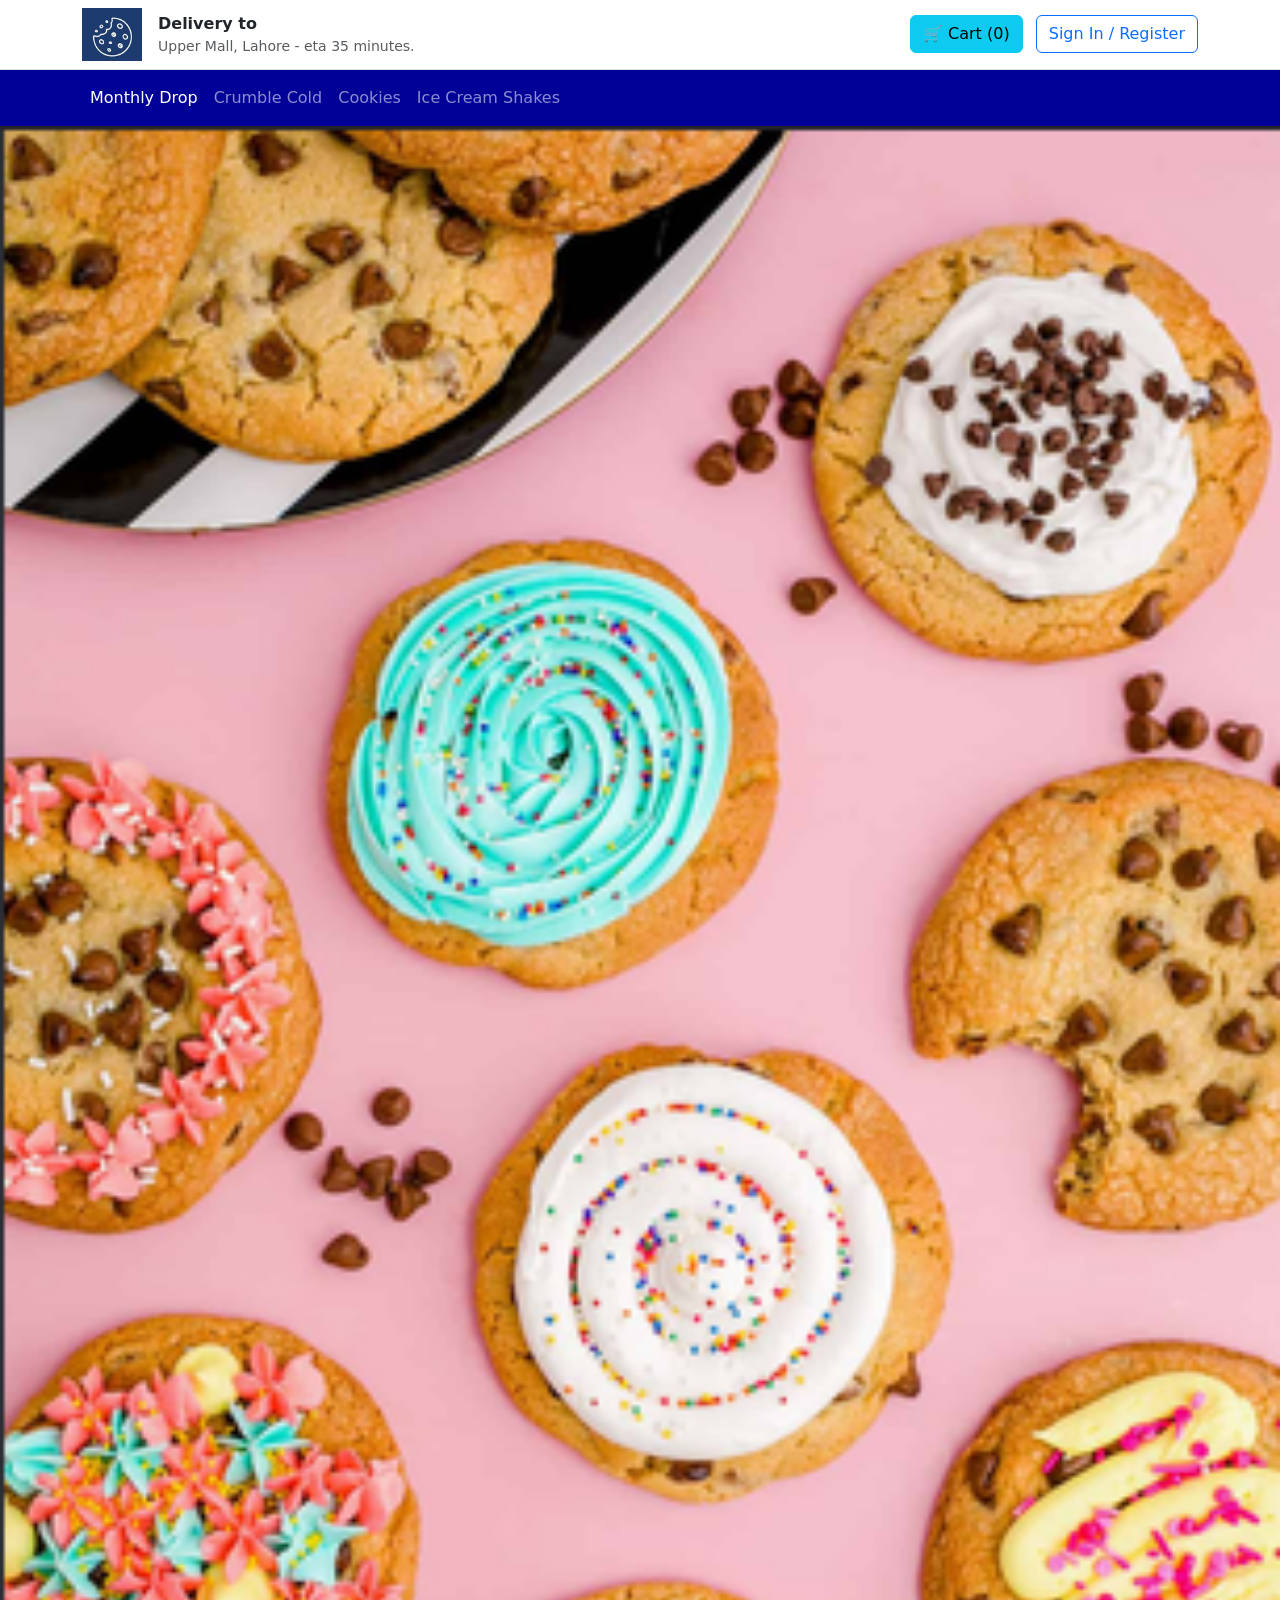
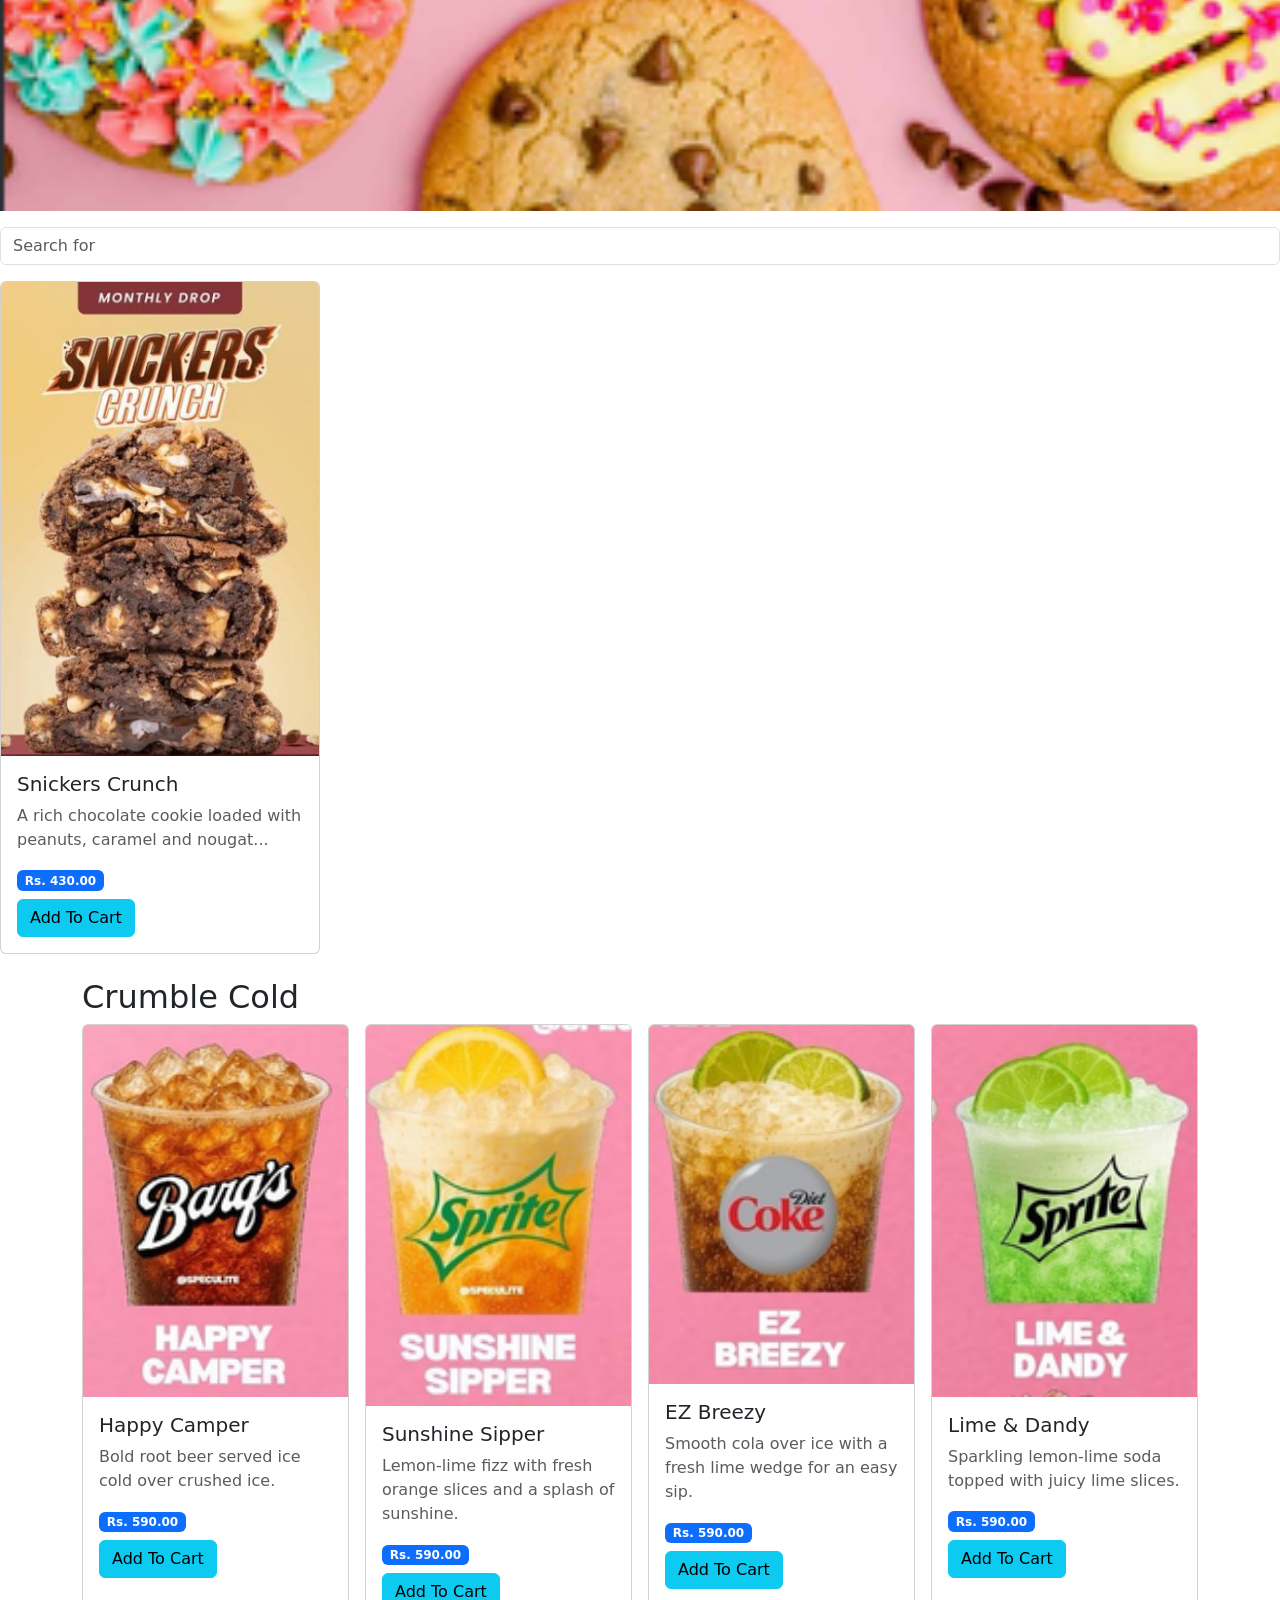
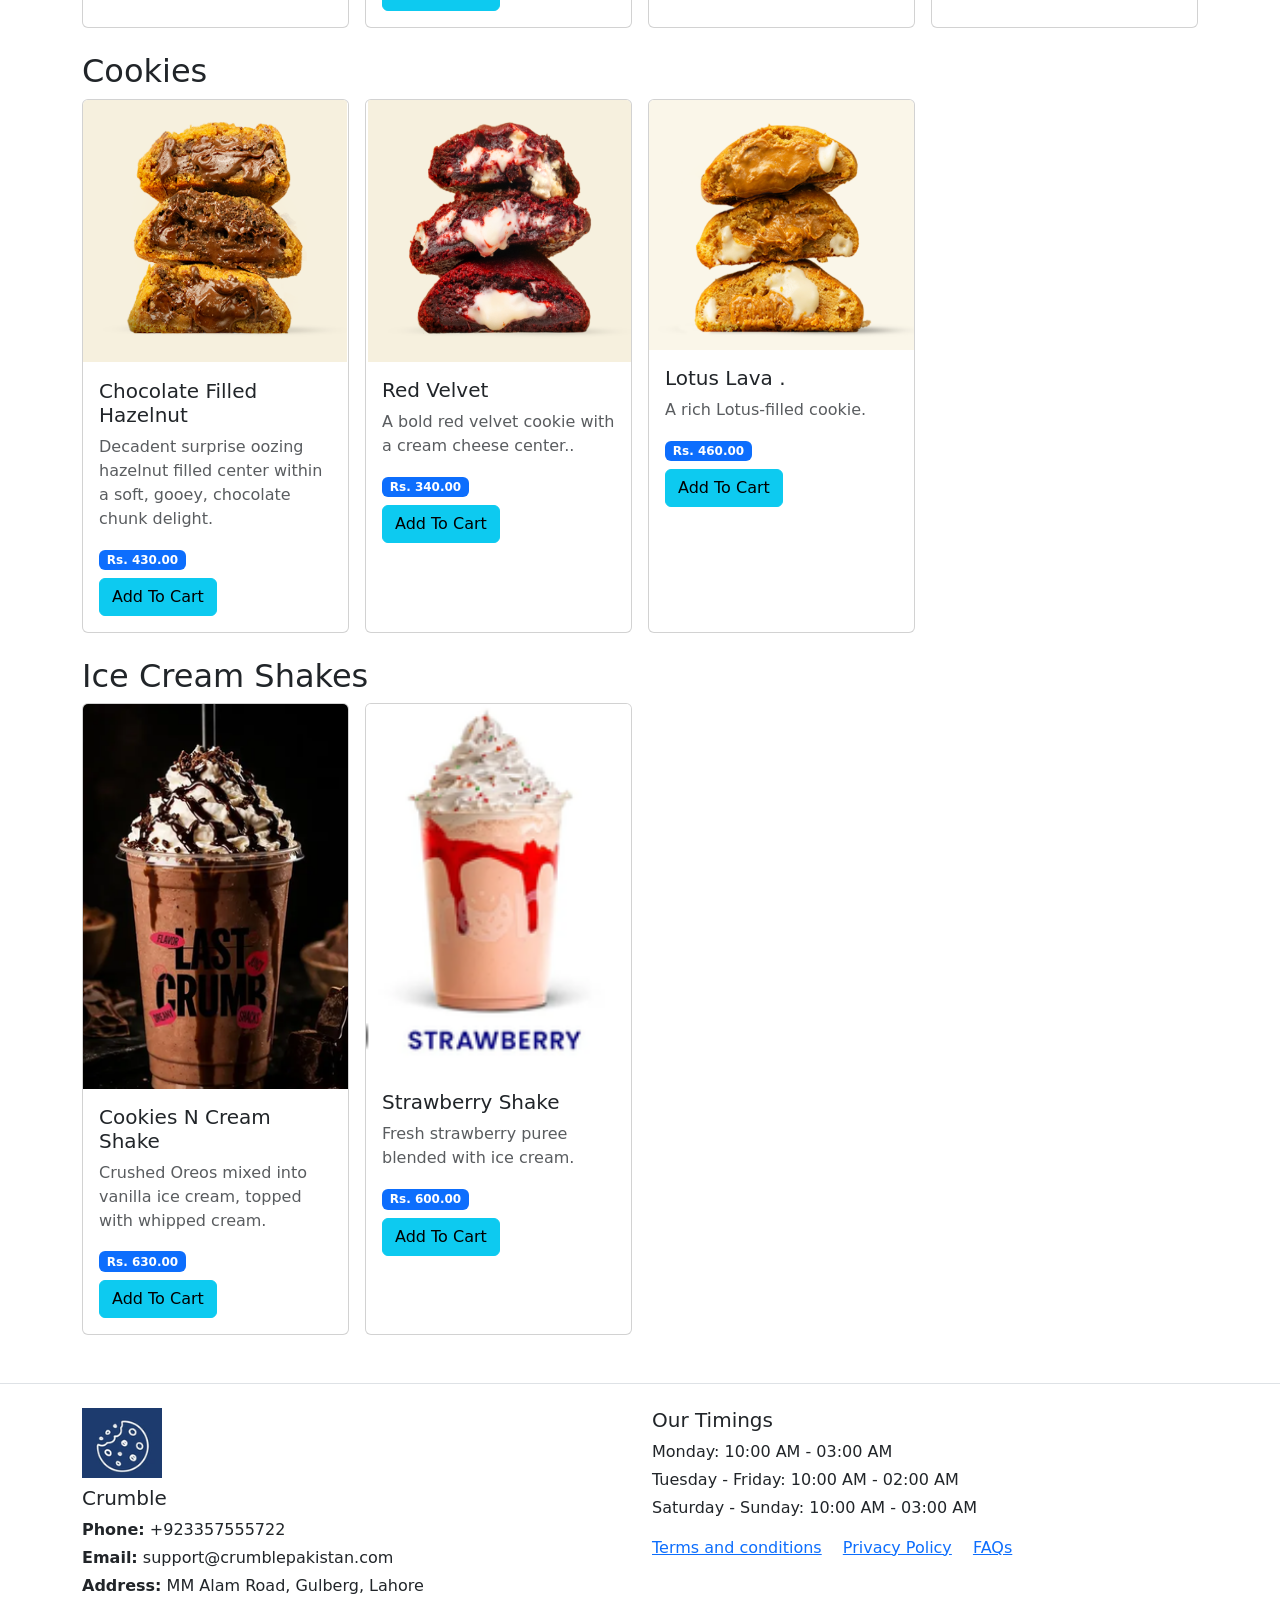
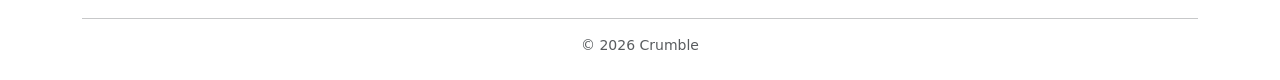
<file: assignment-2/index.html>
<!DOCTYPE html>
<html lang="en">
<head>
  <meta charset="UTF-8">
  <meta name="viewport" content="width=device-width, initial-scale=1.0"> 
  <title>Crumble</title>
  <link href="https://cdn.jsdelivr.net/npm/bootstrap@5.3.3/dist/css/bootstrap.min.css" rel="stylesheet">
  <link rel="stylesheet" href="css/style.css">
</head>
<body>

      <!-- Top bar -->
  <header class="bg-white border-bottom">
    <div class="container d-flex flex-wrap align-items-center justify-content-between gap-2 py-2">
      <div class="d-flex align-items-center">
        <img src="images/logo.png" alt="Crumble logo" width="60" class="me-3">
        <div>
          <strong>Delivery to</strong>
          <div class="small text-muted">Upper Mall, Lahore - eta 35 minutes.</div>
        </div>
      </div>
      <div>
        <!-- CART WALA BUTTON -->
        <button class="btn btn-info me-2">🛒 Cart (0)</button>        <button class="btn btn-outline-primary">Sign In / Register</button>
      </div>
    </div>
  </header>

    <!-- Category navbar -->
  <nav class="navbar navbar-expand-md navbar-dark category-bar">
    <div class="container">
      <span class="navbar-brand d-md-none">Menu</span>
      <button class="navbar-toggler" type="button" data-bs-toggle="collapse" data-bs-target="#categoryMenu">
        <span class="navbar-toggler-icon"></span>
      </button>
      <div class="collapse navbar-collapse" id="categoryMenu">
        <ul class="navbar-nav">
          <li class="nav-item"><a class="nav-link active" href="#monthly-drop">Monthly Drop</a></li>
          <li class="nav-item"><a class="nav-link" href="#crumble-cold">Crumble Cold</a></li>
          <li class="nav-item"><a class="nav-link" href="#cookies">Cookies</a></li>
          <li class="nav-item"><a class="nav-link" href="#shakes">Ice Cream Shakes</a></li>
        </ul>
      </div>
    </div>
  </nav>

    <!-- Banner -->
  <section>
    <img src="images/banner.jpg" alt="Smores cookie monthly drop" class="img-fluid w-100">
  </section>

    <!-- Main content -->
  

    <!-- Search box -->
    <input type="text" class="form-control my-3" placeholder="Search for">

            <div class="col-12 col-md-6 col-lg-3">
          <div class="card h-100">
            <img src="images/snickers.jpg" class="card-img-top" alt="Snickers Crunch cookie">
            <div class="card-body">
              <h5 class="card-title">
                <a href="product.html" class="text-decoration-none text-dark">Snickers Crunch</a>
              </h5>
              <p class="card-text text-muted">A rich chocolate cookie loaded with peanuts, caramel and nougat...</p>
              <span class="badge bg-primary mb-2">Rs. 430.00</span>
              <br>
              <button class="btn btn-info">Add To Cart</button>
            </div>
          </div>
        </div>

        <main class="container">

        <!-- Crumble Cold -->
    <section id="crumble-cold" class="my-4">
      <h2>Crumble Cold</h2>
      <div class="row g-3">

        <div class="col-12 col-md-6 col-lg-3">
          <div class="card h-100">
            <img src="images/happy-camper.jpg" class="card-img-top" alt="Happy Camper drink">
            <div class="card-body">
              <h5 class="card-title">Happy Camper</h5>
              <p class="card-text text-muted">Bold root beer served ice cold over crushed ice.</p>
              <span class="badge bg-primary mb-2">Rs. 590.00</span>
              <br>
              <button class="btn btn-info">Add To Cart</button>
            </div>
          </div>
        </div>

        <div class="col-12 col-md-6 col-lg-3">
          <div class="card h-100">
            <img src="images/sunshine-sipper.jpg" class="card-img-top" alt="Sunshine Sipper drink">
            <div class="card-body">
              <h5 class="card-title">Sunshine Sipper</h5>
              <p class="card-text text-muted">Lemon-lime fizz with fresh orange slices and a splash of sunshine.</p>
              <span class="badge bg-primary mb-2">Rs. 590.00</span>
              <br>
              <button class="btn btn-info">Add To Cart</button>
            </div>
          </div>
        </div>

        <div class="col-12 col-md-6 col-lg-3">
          <div class="card h-100">
            <img src="images/ez-breezy.jpg" class="card-img-top" alt="EZ Breezy drink">
            <div class="card-body">
              <h5 class="card-title">EZ Breezy</h5>
              <p class="card-text text-muted">Smooth cola over ice with a fresh lime wedge for an easy sip.</p>
              <span class="badge bg-primary mb-2">Rs. 590.00</span>
              <br>
              <button class="btn btn-info">Add To Cart</button>
            </div>
          </div>
        </div>

        <div class="col-12 col-md-6 col-lg-3">
          <div class="card h-100">
            <img src="images/lime-dandy.jpg" class="card-img-top" alt="Lime and Dandy drink">
            <div class="card-body">
              <h5 class="card-title">Lime &amp; Dandy</h5>
              <p class="card-text text-muted">Sparkling lemon-lime soda topped with juicy lime slices.</p>
              <span class="badge bg-primary mb-2">Rs. 590.00</span>
              <br>
              <button class="btn btn-info">Add To Cart</button>
            </div>
          </div>
        </div>

      </div>
    </section>

        <!-- Cookies -->
    <section id="cookies" class="my-4">
      <h2>Cookies</h2>
      <div class="row g-3">

        <div class="col-12 col-md-6 col-lg-3">
          <div class="card h-100">
            <img src="images/hazelnut.jpg" class="card-img-top" alt="Chocolate Filled Hazelnut cookie">
            <div class="card-body">
              <h5 class="card-title">Chocolate Filled Hazelnut</h5>
              <p class="card-text text-muted">Decadent surprise oozing hazelnut filled center within a soft, gooey, chocolate chunk delight.</p>
              <span class="badge bg-primary mb-2">Rs. 430.00</span>
              <br>
              <button class="btn btn-info">Add To Cart</button>
            </div>
          </div>
        </div>

        <div class="col-12 col-md-6 col-lg-3">
          <div class="card h-100">
            <img src="images/red-velvet.jpg" class="card-img-top" alt="Red Velvet cookie">
            <div class="card-body">
              <h5 class="card-title">
                <a href="product.html" class="text-decoration-none text-dark">Red Velvet</a>
              </h5>
              <p class="card-text text-muted">A bold red velvet cookie with a cream cheese center..</p>
              <span class="badge bg-primary mb-2">Rs. 340.00</span>
              <br>
              <button class="btn btn-info">Add To Cart</button>
            </div>
          </div>
        </div>

        <div class="col-12 col-md-6 col-lg-3">
          <div class="card h-100">
            <img src="images/lotus-lava.jpg" class="card-img-top" alt="Lotus Lava cookie">
            <div class="card-body">
              <h5 class="card-title">
                <a href="product.html" class="text-decoration-none text-dark">Lotus Lava .</a>
              </h5>
              <p class="card-text text-muted">A rich Lotus-filled cookie.</p>
              <span class="badge bg-primary mb-2">Rs. 460.00</span>
              <br>
              <button class="btn btn-info">Add To Cart</button>
            </div>
          </div>
        </div>

      </div>
    </section>

        <!-- Ice Cream Shakes -->
    <section id="shakes" class="my-4">
      <h2>Ice Cream Shakes</h2>
      <div class="row g-3">

        <div class="col-12 col-md-6 col-lg-3">
          <div class="card h-100">
            <img src="images/cookies-and-cream-shake.jpg" class="card-img-top" alt="Cookies N Cream Shake">
            <div class="card-body">
              <h5 class="card-title">Cookies N Cream Shake</h5>
              <p class="card-text text-muted">Crushed Oreos mixed into vanilla ice cream, topped with whipped cream.</p>
              <span class="badge bg-primary mb-2">Rs. 630.00</span>
              <br>
              <button class="btn btn-info">Add To Cart</button>
            </div>
          </div>
        </div>

        <div class="col-12 col-md-6 col-lg-3">
          <div class="card h-100">
            <img src="images/strawberry-shake.jpg" class="card-img-top" alt="Strawberry Shake">
            <div class="card-body">
              <h5 class="card-title">Strawberry Shake</h5>
              <p class="card-text text-muted">Fresh strawberry puree blended with ice cream.</p>
              <span class="badge bg-primary mb-2">Rs. 600.00</span>
              <br>
              <!-- ADD TO CART BUTTON  -->
              <button class="btn btn-info">Add To Cart</button>
            </div>
          </div>
        </div>

      </div>
    </section>

  </main>

    <!-- Footer -->
  <footer class="bg-white border-top mt-5 py-4">
    <div class="container">
      <div class="row g-4">

        <div class="col-12 col-md-6">
          <img src="images/logo.png" alt="Crumble logo" width="80" class="mb-2">
          <h5>Crumble</h5>
          <p class="mb-1"><strong>Phone:</strong> +923357555722</p>
          <p class="mb-1"><strong>Email:</strong> support@crumblepakistan.com</p>
          <p class="mb-1"><strong>Address:</strong> MM Alam Road, Gulberg, Lahore</p>
        </div>

          <div class="col-12 col-md-6">
          <h5>Our Timings</h5>
          <p class="mb-1">Monday: 10:00 AM - 03:00 AM</p>
          <p class="mb-1">Tuesday - Friday: 10:00 AM - 02:00 AM</p>
          <p class="mb-1">Saturday - Sunday: 10:00 AM - 03:00 AM</p>
          <div class="mt-3">
            <a href="#" class="me-3">Terms and conditions</a>
            <a href="#" class="me-3">Privacy Policy</a>
            <a href="#">FAQs</a>
          </div>
        </div>

      </div>
      <hr>
      <p class="text-center small text-muted mb-0">&copy; 2026 Crumble</p>
    </div>
  </footer>

  <script src="https://cdn.jsdelivr.net/npm/bootstrap@5.3.3/dist/js/bootstrap.bundle.min.js"></script>
</body>
</html>
</file>
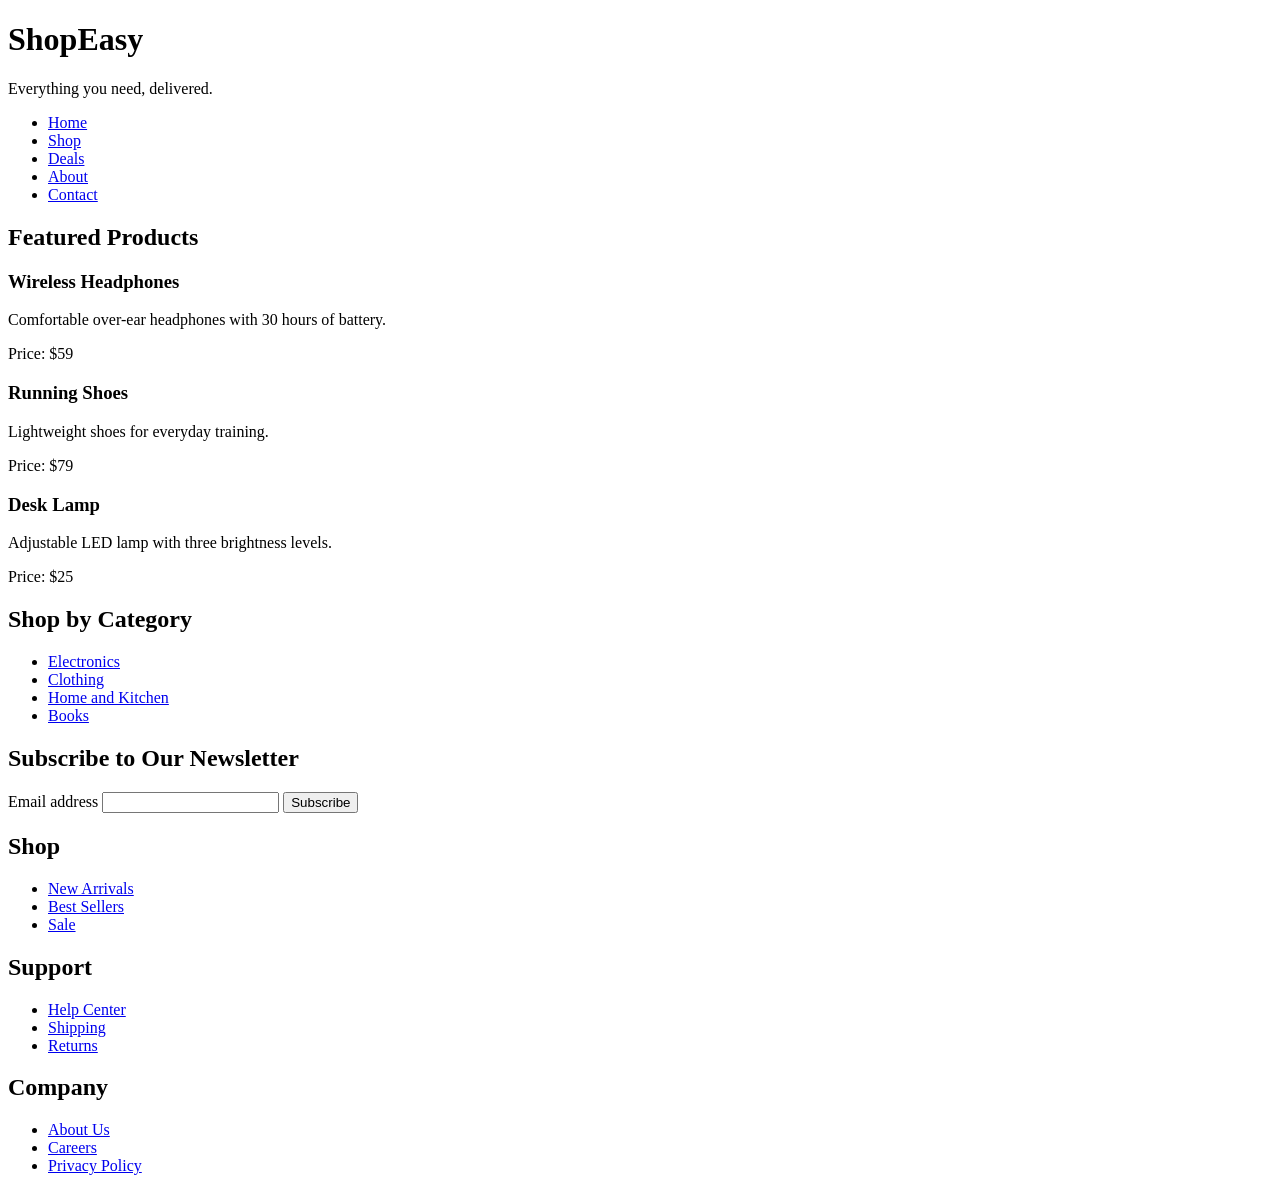
<file: lab-1/index.html>
<!DOCTYPE html>
<html lang="en">
<head>
  <meta charset="UTF-8">
  <meta name="viewport" content="width=device-width, initial-scale=1.0">
  <title>Lab 1 - E-commerce Homepage</title>
</head>
<body>
  <!-- store name up top -->
  <header>
    <h1>ShopEasy</h1>
    <p>Everything you need, delivered.</p>

    <!-- main menu, 5 links -->
    <nav>
      <ul>
        <li><a href="#">Home</a></li>
        <li><a href="#">Shop</a></li>
        <li><a href="#">Deals</a></li>
        <li><a href="#">About</a></li>
        <li><a href="#">Contact</a></li>
      </ul>
    </nav>
  </header>

  <main>
    <!-- featured products, one article each -->
    <section id="featured">
      <h2>Featured Products</h2>
      <article>
        <h3>Wireless Headphones</h3>
        <p>Comfortable over-ear headphones with 30 hours of battery.</p>
        <p>Price: $59</p>
      </article>
      <article>
        <h3>Running Shoes</h3>
        <p>Lightweight shoes for everyday training.</p>
        <p>Price: $79</p>
      </article>
      <article>
        <h3>Desk Lamp</h3>
        <p>Adjustable LED lamp with three brightness levels.</p>
        <p>Price: $25</p>
      </article>
    </section>

    <!-- categories list -->
    <section id="categories">
      <h2>Shop by Category</h2>
      <ul>
        <li><a href="#">Electronics</a></li>
        <li><a href="#">Clothing</a></li>
        <li><a href="#">Home and Kitchen</a></li>
        <li><a href="#">Books</a></li>
      </ul>
    </section>

    <!-- newsletter signup form -->
    <section id="newsletter">
      <h2>Subscribe to Our Newsletter</h2>
      <form action="#" method="post">
        <label for="email">Email address</label>
        <input type="email" id="email" name="email" required>
        <button type="submit">Subscribe</button>
      </form>
    </section>
  </main>

  <!-- footer with 3 columns of links -->
  <footer>
    <div>
      <h2>Shop</h2>
      <ul>
        <li><a href="#">New Arrivals</a></li>
        <li><a href="#">Best Sellers</a></li>
        <li><a href="#">Sale</a></li>
      </ul>
    </div>
    <div>
      <h2>Support</h2>
      <ul>
        <li><a href="#">Help Center</a></li>
        <li><a href="#">Shipping</a></li>
        <li><a href="#">Returns</a></li>
      </ul>
    </div>
    <div>
      <h2>Company</h2>
      <ul>
        <li><a href="#">About Us</a></li>
        <li><a href="#">Careers</a></li>
        <li><a href="#">Privacy Policy</a></li>
      </ul>
    </div>
  </footer>
</body>
</html>
</file>
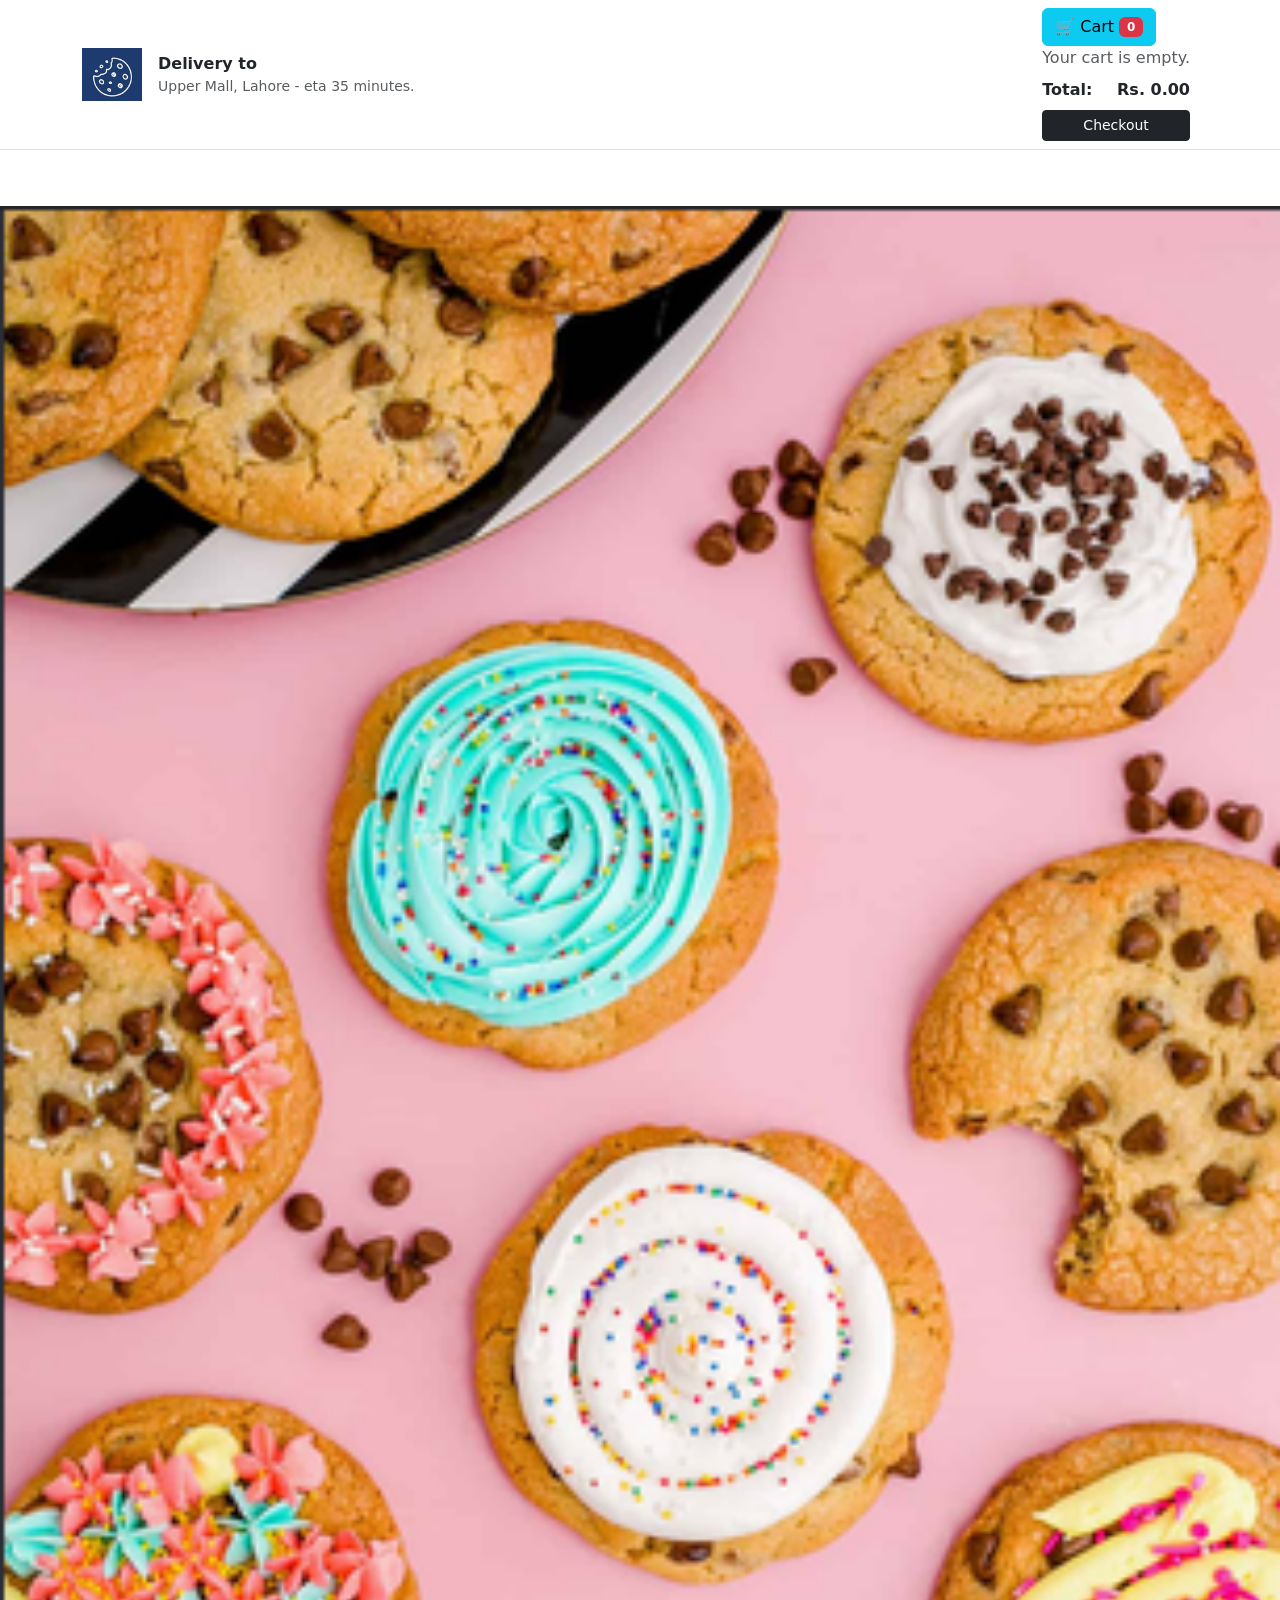
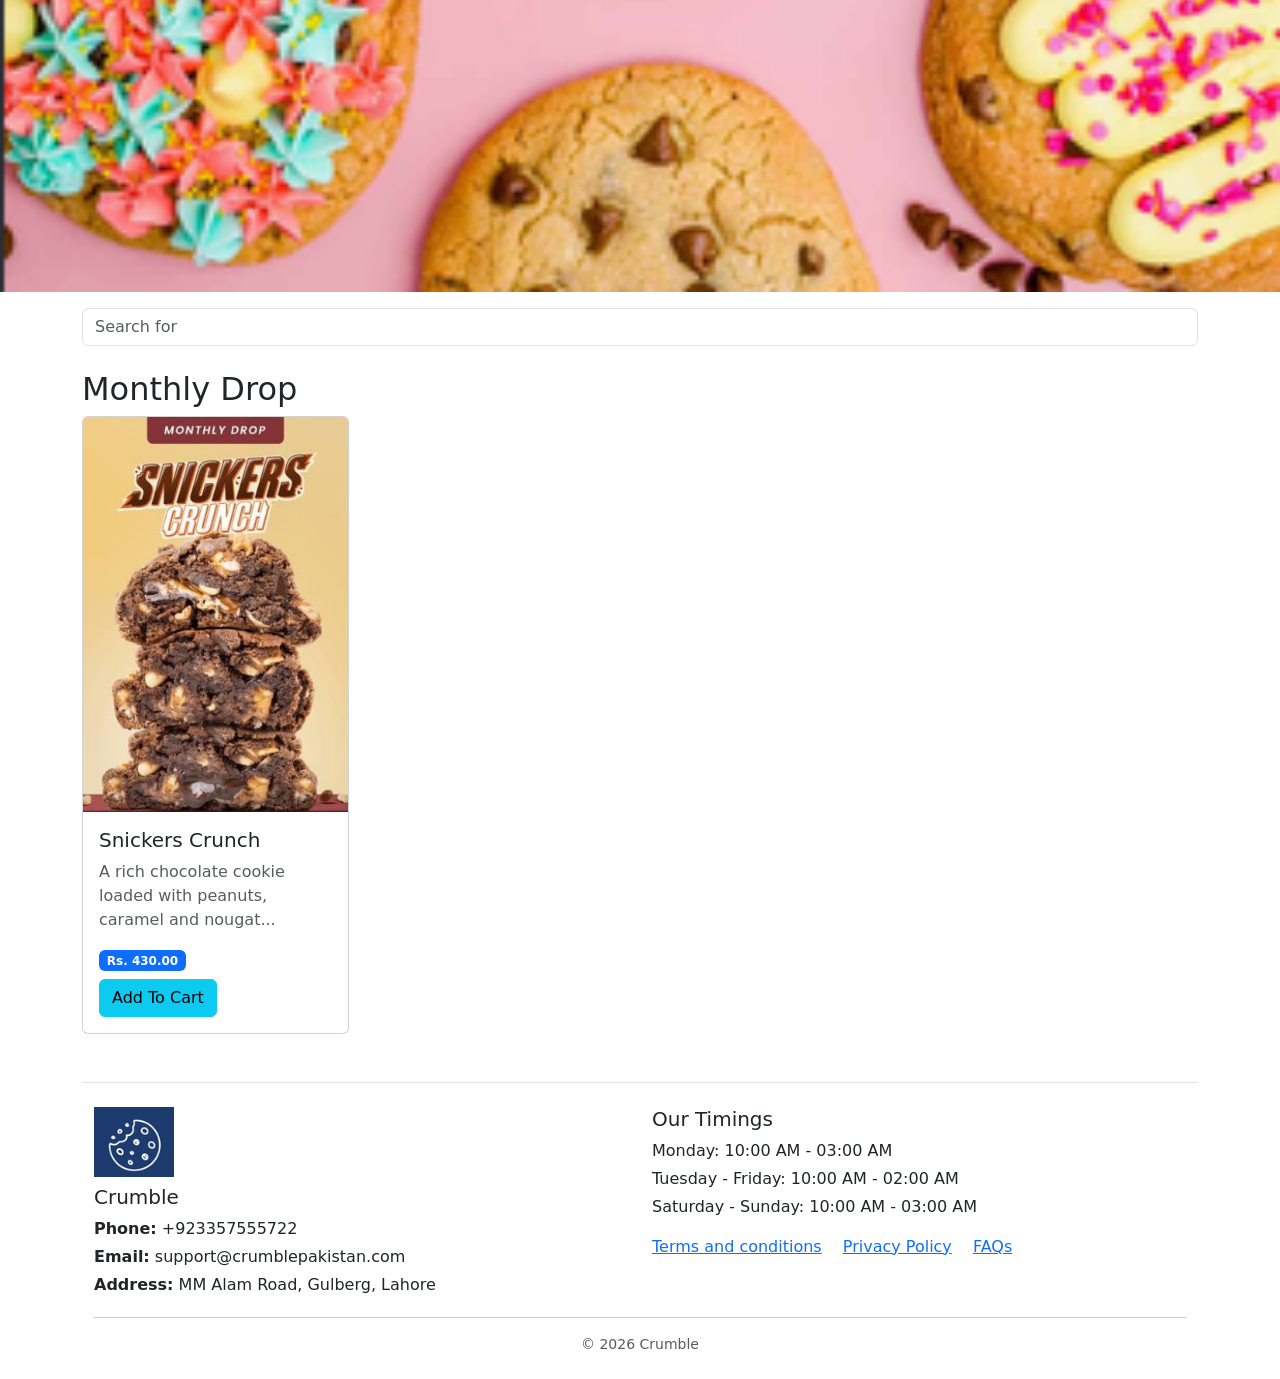
<file: Midterm/index.html>
<!DOCTYPE html>
<html lang="en">
<head>
  <meta charset="UTF-8">
  <meta name="viewport" content="width=device-width, initial-scale=1.0"> 
  <title>Crumble</title>
  <link href="https://cdn.jsdelivr.net/npm/bootstrap@5.3.3/dist/css/bootstrap.min.css" rel="stylesheet">
  <link rel="stylesheet" href="css/style.css">
</head>
<body>

      <!-- Top bar -->
  <header class="bg-white border-bottom">
    <div class="container d-flex flex-wrap align-items-center justify-content-between gap-2 py-2">
      <div class="d-flex align-items-center">
        <img src="images/logo.png" alt="Crumble logo" width="60" class="me-3">
        <div>
          <strong>Delivery to</strong>
          <div class="small text-muted">Upper Mall, Lahore - eta 35 minutes.</div>
        </div>
      </div>
      <div>
        <!-- CART WALA BUTTON -->
         <div class="cart-wrap position-relative d-inline-block me-2">
  <button type="button" id="cartBtn" class="btn btn-info">
    🛒 Cart <span id="cartBadge" class="badge bg-danger">0</span>
  </button>

  <div id="miniCart" class="mini-cart">
    <ul id="cartList" class="list-unstyled mb-2"></ul>
    <div class="d-flex justify-content-between fw-bold">
      <span>Total:</span> <span id="cartTotal">Rs. 0.00</span>
    </div>
    <a href="checkout.html" class="btn btn-sm btn-dark w-100 mt-2">Checkout</a>
  </div>
</div>
    </div>
  </header>

  <!-- Category navbar -->
<nav class="navbar navbar-dark category-bar">
  <div class="container">
    <span class="navbar-brand menu-label">Menu</span>
    <button class="navbar-toggler" type="button" data-bs-toggle="collapse" data-bs-target="#categoryMenu">
      <span class="navbar-toggler-icon"></span>
    </button>

    <div class="collapse navbar-collapse" id="categoryMenu">
      <ul class="navbar-nav">
        <li class="nav-item"><a class="nav-link active" href="#monthly-drop">Monthly Drop</a></li>
        <li class="nav-item"><a class="nav-link" href="#crumble-cold">Crumble Cold</a></li>
        <li class="nav-item"><a class="nav-link" href="#cookies">Cookies</a></li>
        <li class="nav-item"><a class="nav-link" href="#shakes">Ice Cream Shakes</a></li>

        <!-- BP and wider: mega-menu (K = 4) -->
        <li class="nav-item mega-item mega-desktop">
          <button type="button" class="nav-link">Shop by Category</button>
          <div class="mega-panel">
            <div class="container py-4">
              <div class="mega-cols">

                <div>
                  <h3 class="h6 text-uppercase">Cookies</h3>
                  <ul class="list-unstyled mb-0">
                    <li><a href="#cookies">Snickers Crunch</a></li>
                    <li><a href="#cookies">Chocolate Filled Hazelnut</a></li>
                    <li><a href="#cookies">Red Velvet</a></li>
                    <li><a href="#cookies">Lotus Lava</a></li>
                  </ul>
                </div>

                <div>
                  <h3 class="h6 text-uppercase">Crumble Cold</h3>
                  <ul class="list-unstyled mb-0">
                    <li><a href="#crumble-cold">Happy Camper</a></li>
                    <li><a href="#crumble-cold">Sunshine Sipper</a></li>
                    <li><a href="#crumble-cold">EZ Breezy</a></li>
                    <li><a href="#crumble-cold">Lime &amp; Dandy</a></li>
                  </ul>
                </div>

                <div>
                  <h3 class="h6 text-uppercase">Shakes</h3>
                  <ul class="list-unstyled mb-0">
                    <li><a href="#shakes">Cookies N Cream Shake</a></li>
                    <li><a href="#shakes">Strawberry Shake</a></li>
                    <li><a href="#shakes">All Ice Cream Shakes</a></li>
                    <li><a href="#monthly-drop">Monthly Drop</a></li>
                  </ul>
                </div>

                <div>
                  <h3 class="h6 text-uppercase">Browse Menu</h3>
                  <ul class="list-unstyled mb-0">
                    <li><a href="#monthly-drop">Monthly Drop</a></li>
                    <li><a href="#crumble-cold">Crumble Cold</a></li>
                    <li><a href="#cookies">Cookies</a></li>
                    <li><a href="#shakes">Ice Cream Shakes</a></li>
                  </ul>
                </div>

              </div>
            </div>
          </div>
        </li>

        <!-- Below BP: accordion inside the hamburger menu -->
        <li class="nav-item mega-mobile">
          <span class="nav-link pb-0">Shop by Category</span>

          <details>
            <summary>Cookies</summary>
            <ul class="list-unstyled ps-3">
              <li><a class="nav-link" href="#cookies">Snickers Crunch</a></li>
              <li><a class="nav-link" href="#cookies">Chocolate Filled Hazelnut</a></li>
              <li><a class="nav-link" href="#cookies">Red Velvet</a></li>
              <li><a class="nav-link" href="#cookies">Lotus Lava</a></li>
            </ul>
          </details>

          <details>
            <summary>Crumble Cold</summary>
            <ul class="list-unstyled ps-3">
              <li><a class="nav-link" href="#crumble-cold">Happy Camper</a></li>
              <li><a class="nav-link" href="#crumble-cold">Sunshine Sipper</a></li>
              <li><a class="nav-link" href="#crumble-cold">EZ Breezy</a></li>
              <li><a class="nav-link" href="#crumble-cold">Lime &amp; Dandy</a></li>
            </ul>
          </details>

          <details>
            <summary>Shakes</summary>
            <ul class="list-unstyled ps-3">
              <li><a class="nav-link" href="#shakes">Cookies N Cream Shake</a></li>
              <li><a class="nav-link" href="#shakes">Strawberry Shake</a></li>
              <li><a class="nav-link" href="#shakes">All Ice Cream Shakes</a></li>
              <li><a class="nav-link" href="#monthly-drop">Monthly Drop</a></li>
            </ul>
          </details>

          <details>
            <summary>Browse Menu</summary>
            <ul class="list-unstyled ps-3">
              <li><a class="nav-link" href="#monthly-drop">Monthly Drop</a></li>
              <li><a class="nav-link" href="#crumble-cold">Crumble Cold</a></li>
              <li><a class="nav-link" href="#cookies">Cookies</a></li>
              <li><a class="nav-link" href="#shakes">Ice Cream Shakes</a></li>
            </ul>
          </details>
        </li>

      </ul>   <!-- the ul now closes AFTER both new li's -->
    </div>
  </div>
</nav>
  

    <!-- Banner -->
  <section>
    <img src="images/banner.jpg" alt="Smores cookie monthly drop" class="img-fluid w-100">
  </section>

  <main class="container">

  <!-- Search box -->
  <input type="text" class="form-control my-3" placeholder="Search for">

  <!-- Monthly Drop -->
  <section id="monthly-drop" class="my-4">
    <h2>Monthly Drop</h2>
    <div class="row g-3">

      <div class="col-12 col-md-6 col-lg-3">
        <div class="card h-100">
          <img src="images/snickers.jpg" class="card-img-top" alt="Snickers Crunch cookie">
          <div class="card-body">
            <h5 class="card-title">
              <a href="product.html" class="text-decoration-none text-dark">Snickers Crunch</a>
            </h5>
            <p class="card-text text-muted">A rich chocolate cookie loaded with peanuts, caramel and nougat...</p>
            <span class="badge bg-primary mb-2">Rs. 430.00</span>
            <br>
            <button class="btn btn-info">Add To Cart</button>
          </div>
        </div>
      </div>

    </div>
  </section>

  <!-- Crumble Cold -->

    <!-- Footer -->
  <footer class="bg-white border-top mt-5 py-4">
    <div class="container">
      <div class="row g-4">

        <div class="col-12 col-md-6">
          <img src="images/logo.png" alt="Crumble logo" width="80" class="mb-2">
          <h5>Crumble</h5>
          <p class="mb-1"><strong>Phone:</strong> +923357555722</p>
          <p class="mb-1"><strong>Email:</strong> support@crumblepakistan.com</p>
          <p class="mb-1"><strong>Address:</strong> MM Alam Road, Gulberg, Lahore</p>
        </div>

          <div class="col-12 col-md-6">
          <h5>Our Timings</h5>
          <p class="mb-1">Monday: 10:00 AM - 03:00 AM</p>
          <p class="mb-1">Tuesday - Friday: 10:00 AM - 02:00 AM</p>
          <p class="mb-1">Saturday - Sunday: 10:00 AM - 03:00 AM</p>
          <div class="mt-3">
            <a href="#" class="me-3">Terms and conditions</a>
            <a href="#" class="me-3">Privacy Policy</a>
            <a href="#">FAQs</a>
          </div>
        </div>

      </div>
      <hr>
      <p class="text-center small text-muted mb-0">&copy; 2026 Crumble</p>
    </div>
  </footer>

  <script src="https://cdn.jsdelivr.net/npm/bootstrap@5.3.3/dist/js/bootstrap.bundle.min.js"></script>
  <script src="script.js"></script>
</body>
</html>
</file>
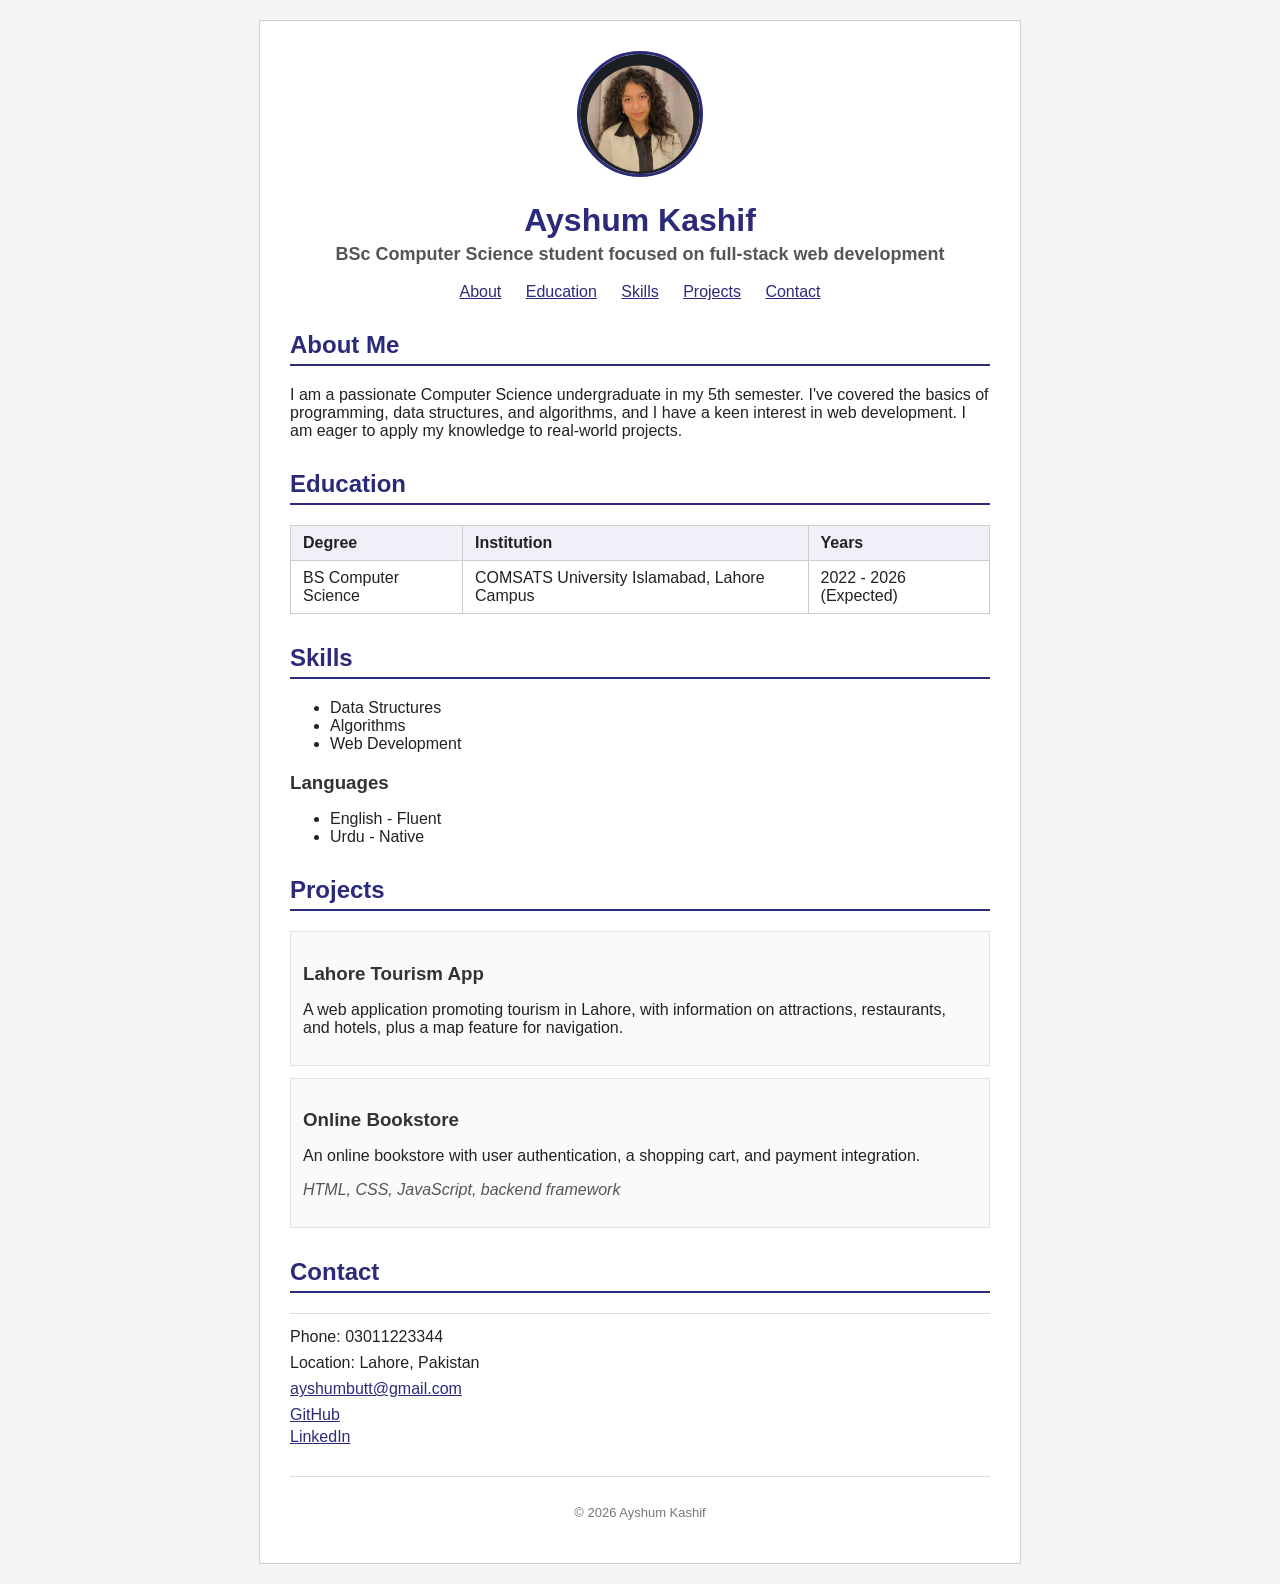
<file: assignment-1/task1.html>
<!DOCTYPE html>
<html lang="en">
<head>
  <meta charset="UTF-8">
  <meta name="viewport" content="width=device-width, initial-scale=1.0">
  <title>Ayshum Kashif - CV</title>
  <!-- link to external CSS file -->
  <link rel="stylesheet" href="styles.css">

</head>
<body>
    <!-- big white box around the whole cv -->
  <div class="resume">

        <!-- idher name, photo and tagline up top -->
    <header>
      <img src="photo.jpg" alt="Photo of Ayshum Kashif">
      <h1>Ayshum Kashif</h1>
      <p class="job-title">BSc Computer Science student focused on full-stack web development</p>

      <!-- links that jump down the page -->
      <nav>
        <ul>
          <li><a href="#about">About</a></li>
          <li><a href="#education">Education</a></li>
          <li><a href="#skills">Skills</a></li>
          <li><a href="#projects">Projects</a></li>
          <li><a href="#contact">Contact</a></li>
        </ul>
      </nav>
    </header>

    <main>
      <!-- about me wala section  -->
      <section class="section" id="about">
        <h2>About Me</h2>
        <p>
          I am a passionate Computer Science undergraduate in my 5th semester. I've covered
          the basics of programming, data structures, and algorithms, and I have a keen interest
          in web development. I am eager to apply my knowledge to real-world projects.
        </p>
      </section>
      
      <!-- education in a table cause its got columns -->
      <section class="section" id="education">
        <h2>Education</h2>
        <table>
          <thead>
            <tr><th>Degree</th><th>Institution</th><th>Years</th></tr>
          </thead>
          <tbody>
            <tr>
              <td>BS Computer Science</td>
              <td>COMSATS University Islamabad, Lahore Campus</td>
              <td>2022 - 2026 (Expected)</td>
            </tr>
          </tbody>
        </table>
      </section>


      <section class="section" id="skills">
        <h2>Skills</h2>
        <ul>
          <li>Data Structures</li>
          <li>Algorithms</li>
          <li>Web Development</li>
        </ul>
        <h3>Languages</h3>
        <ul>
          <li>English - Fluent</li>
          <li>Urdu - Native</li>
        </ul>
      </section>

      <section class="section" id="projects">
        <h2>Projects</h2>
        <article class="entry">
          <h3>Lahore Tourism App</h3>
          <p>
            A web application promoting tourism in Lahore, with information on attractions,
            restaurants, and hotels, plus a map feature for navigation.
          </p>
        </article>
        <article class="entry">
          <h3>Online Bookstore</h3>
          <p>
            An online bookstore with user authentication, a shopping cart, and payment integration.
          </p>
          <p class="tech">HTML, CSS, JavaScript, backend framework</p>
        </article>
      </section>

      <section class="section" id="contact">
        <h2>Contact</h2>
        <ul class="contact-list">
          <li>Phone: 03011223344</li>
          <li>Location: Lahore, Pakistan</li>
          <li><a href="mailto:ayshumbutt@gmail.com">ayshumbutt@gmail.com</a></li>
          <li><a href="https://github.com/ayshum">GitHub</a></li>
          <a href="https://www.linkedin.com/in/ayshum-butt-8b3bb9350">LinkedIn</a>        </ul>
      </section>
    </main>

    <footer class="footer">
      <p>&copy; 2026 Ayshum Kashif</p>
    </footer>
  </div>
</body>
</html>
</file>
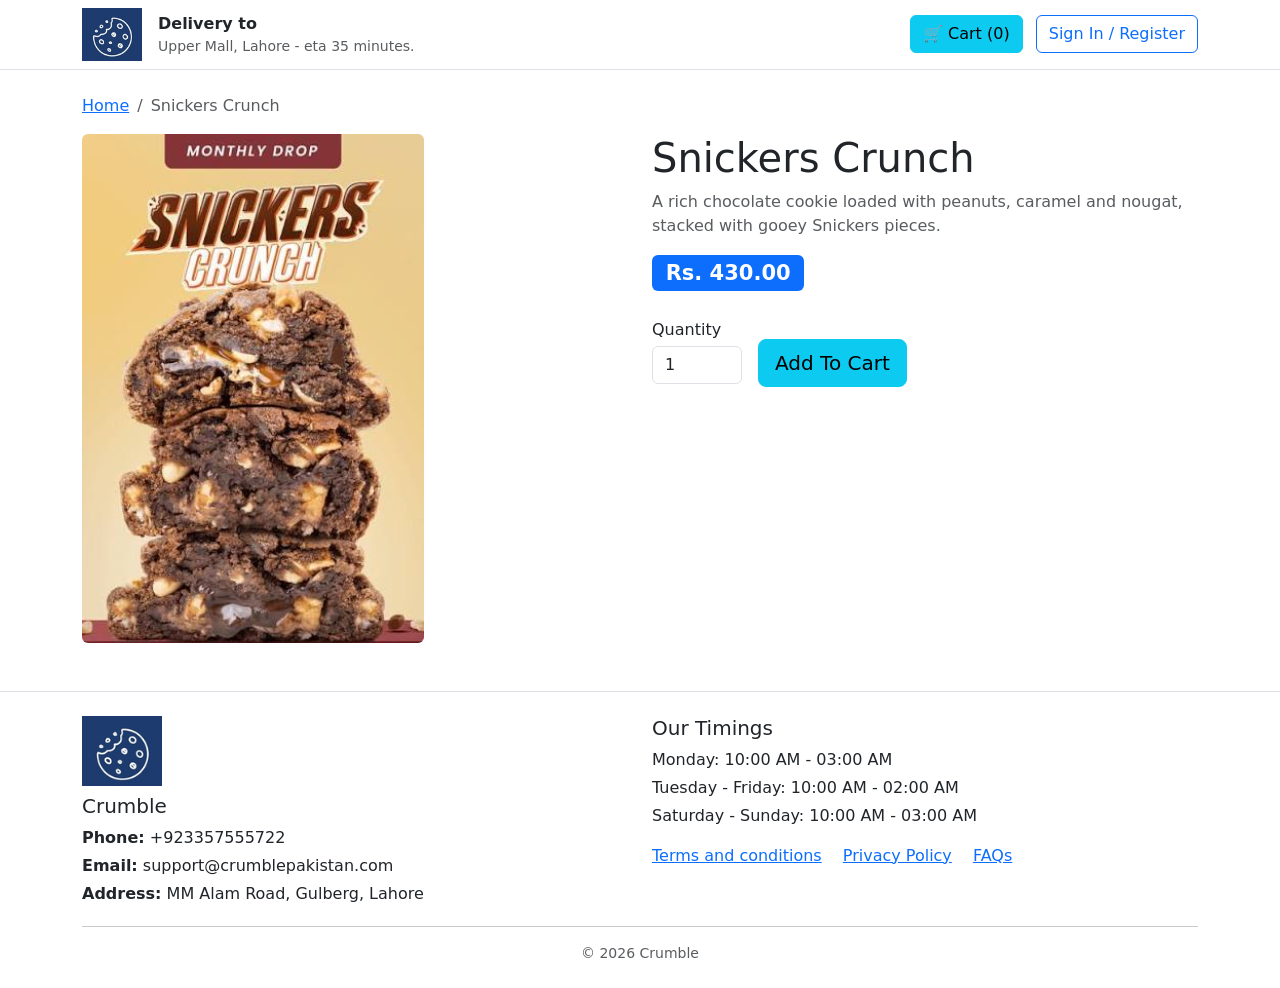
<file: assignment-2/product.html>
<!DOCTYPE html>
<html lang="en">
<head>
  <meta charset="UTF-8">
  <meta name="viewport" content="width=device-width, initial-scale=1.0">
  <title>Snickers Crunch - Crumble</title>
  <link href="https://cdn.jsdelivr.net/npm/bootstrap@5.3.3/dist/css/bootstrap.min.css" rel="stylesheet">
  <link rel="stylesheet" href="css/style.css">
</head>
<body>

  <!-- Top bar -->
  <header class="bg-white border-bottom">
    <div class="container d-flex flex-wrap align-items-center justify-content-between gap-2 py-2">
      <div class="d-flex align-items-center">
        <a href="index.html">
          <img src="images/logo.png" alt="Crumble logo" width="60" class="me-3">
        </a>
        <div>
          <strong>Delivery to</strong>
          <div class="small text-muted">Upper Mall, Lahore - eta 35 minutes.</div>
        </div>
      </div>
      <div>
                <button class="btn btn-info me-2">🛒 Cart (0)</button>
        <button class="btn btn-outline-primary">Sign In / Register</button>
      </div>
    </div>
  </header>

    <!-- Product -->
  <main class="container my-4">

    <nav aria-label="breadcrumb">
      <ol class="breadcrumb">
        <li class="breadcrumb-item"><a href="index.html">Home</a></li>
        <li class="breadcrumb-item active">Snickers Crunch</li>
      </ol>
    </nav>

    <div class="row g-4">

      <div class="col-12 col-md-6">
        <img src="images/snickers.jpg" alt="Snickers Crunch cookie" class="img-fluid rounded">
      </div>

      <div class="col-12 col-md-6">
        <h1>Snickers Crunch</h1>
        <p class="text-muted">A rich chocolate cookie loaded with peanuts, caramel and nougat, stacked with gooey Snickers pieces.</p>
        <h3><span class="badge bg-primary">Rs. 430.00</span></h3>
                <div class="d-flex align-items-center gap-3 mt-4">
          <div>
            <label for="quantity" class="form-label mb-1">Quantity</label>
            <input type="number" id="quantity" class="form-control" value="1" min="1" max="10" style="width: 90px;">
          </div>
          <button class="btn btn-info btn-lg mt-4">Add To Cart</button>
        </div>
      </div>

    </div>

  </main>

    <!-- Footer -->
  <footer class="bg-white border-top mt-5 py-4">
    <div class="container">
      <div class="row g-4">

        <div class="col-12 col-md-6">
          <img src="images/logo.png" alt="Crumble logo" width="80" class="mb-2">
          <h5>Crumble</h5>
          <p class="mb-1"><strong>Phone:</strong> +923357555722</p>
          <p class="mb-1"><strong>Email:</strong> support@crumblepakistan.com</p>
          <p class="mb-1"><strong>Address:</strong> MM Alam Road, Gulberg, Lahore</p>
        </div>

        <div class="col-12 col-md-6">
          <h5>Our Timings</h5>
          <p class="mb-1">Monday: 10:00 AM - 03:00 AM</p>
          <p class="mb-1">Tuesday - Friday: 10:00 AM - 02:00 AM</p>
          <p class="mb-1">Saturday - Sunday: 10:00 AM - 03:00 AM</p>
          <div class="mt-3">
            <a href="#" class="me-3">Terms and conditions</a>
            <a href="#" class="me-3">Privacy Policy</a>
            <a href="#">FAQs</a>
          </div>
        </div>

      </div>
      <hr>
      <p class="text-center small text-muted mb-0">&copy; 2026 Crumble</p>
    </div>
  </footer>

  <script src="https://cdn.jsdelivr.net/npm/bootstrap@5.3.3/dist/js/bootstrap.bundle.min.js"></script>
</body>
</html>
</file>
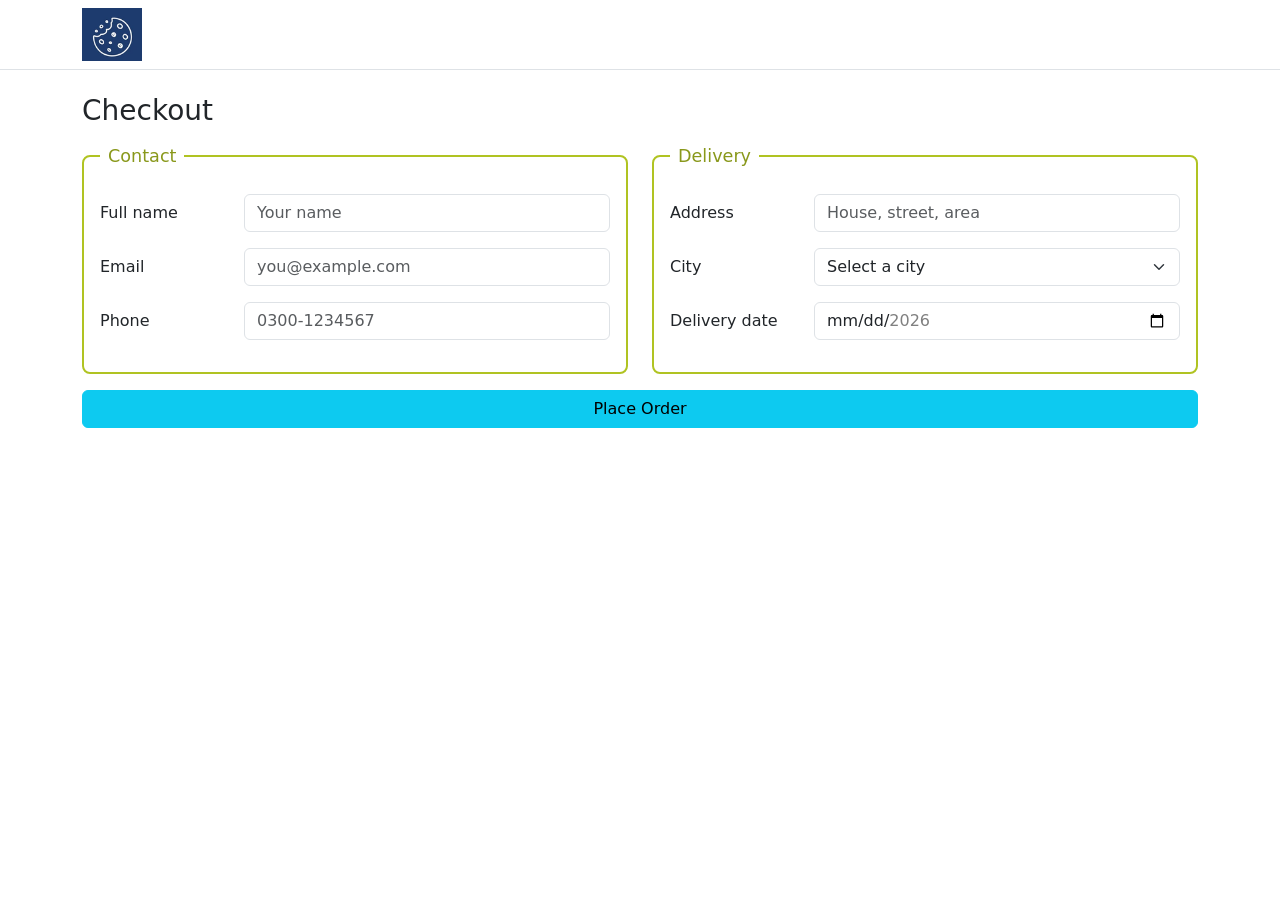
<file: Midterm/checkout.html>
<!DOCTYPE html>
<html lang="en">
<head>
  <meta charset="UTF-8">
  <meta name="viewport" content="width=device-width, initial-scale=1.0">
  <title>Checkout - Crumble</title>
  <link href="https://cdn.jsdelivr.net/npm/bootstrap@5.3.3/dist/css/bootstrap.min.css" rel="stylesheet">
  <link rel="stylesheet" href="css/style.css">
</head>
<body>

  <header class="bg-white border-bottom">
    <div class="container py-2">
      <a href="index.html"><img src="images/logo.png" alt="Crumble logo" width="60"></a>
    </div>
  </header>

  <main class="container my-4">
    <h1 class="h3 mb-3">Checkout</h1>

    <form action="#" method="post">
      <div class="checkout-grid">

        <fieldset>
          <legend>Contact</legend>

          <div class="field">
            <label for="fullname">Full name</label>
            <input type="text" id="fullname" name="fullname" class="form-control"
                   required minlength="3" placeholder="Your name">
            <span class="error">Please enter your full name (3+ characters).</span>
          </div>

          <div class="field">
            <label for="email">Email</label>
            <input type="email" id="email" name="email" class="form-control"
                   required placeholder="you@example.com">
            <span class="error">Enter a valid email address.</span>
          </div>

          <div class="field">
            <label for="phone">Phone</label>
            <input type="tel" id="phone" name="phone" class="form-control"
                   required pattern="03[0-9]{2}-[0-9]{7}"
                   title="Format: 03XX-XXXXXXX" placeholder="0300-1234567">
            <span class="error">Use the format 03XX-XXXXXXX.</span>
          </div>
        </fieldset>

        <fieldset>
          <legend>Delivery</legend>

          <div class="field">
            <label for="address">Address</label>
            <input type="text" id="address" name="address" class="form-control"
                   required placeholder="House, street, area">
            <span class="error">Address is required.</span>
          </div>

          <div class="field">
            <label for="city">City</label>
            <select id="city" name="city" class="form-select" required>
              <option value="">Select a city</option>
              <option>Lahore</option>
              <option>Islamabad</option>
              <option>Karachi</option>
              <option>Rawalpindi</option>
              <option>Faisalabad</option>
            </select>
            <span class="error">Please choose a city.</span>
          </div>

          <div class="field">
            <label for="date">Delivery date</label>
            <input type="date" id="date" name="date" class="form-control"
                   required min="2026-10-29" max="2026-12-29">
            <span class="error">Pick a date between 29 Oct 2026 and 29 Dec 2026.</span>
          </div>
        </fieldset>

      </div>

      <button type="submit" class="btn btn-info w-100 mt-3">Place Order</button>
    </form>
  </main>

  <script src="https://cdn.jsdelivr.net/npm/bootstrap@5.3.3/dist/js/bootstrap.bundle.min.js"></script>
</body>
</html>
</file>
<file: assignment-2/css/style.css>
.category-bar {
  background-color: #010197;
}
</file>
<file: Midterm/css/style.css>
/* ---------- BP = 661px ---------- */

/* navbar becomes the stacking context: sits above cards, hover effects, sticky bars */
.category-bar {
  position: relative;
  z-index: 1040;
}

/* Re-create navbar-expand behaviour at 661px instead of Bootstrap's 768px */
@media (min-width: 661px) {
  .category-bar .navbar-toggler { display: none; }
  .category-bar .navbar-collapse { display: flex !important; flex-basis: auto; }
  .category-bar .navbar-nav { flex-direction: row; }
  .category-bar .navbar-nav .nav-link {
    padding-left: var(--bs-navbar-nav-link-padding-x);
    padding-right: var(--bs-navbar-nav-link-padding-x);
  }
  .menu-label { display: none; }
}

/* Which copy of the menu is visible */
.mega-desktop { display: none; }
@media (min-width: 661px) {
  .mega-desktop { display: block; }
  .mega-mobile  { display: none; }
}

/* Panel: hidden, out of flow, full width under the navbar */
.mega-panel {
  display: none;
  position: absolute;
  top: 100%;
  left: 0;
  right: 0;
  background: #fff;
  border-top: 3px solid hsl(67, 70%, 45%);   /* accent: H = 67 */
  box-shadow: 0 .75rem 1.5rem rgba(0, 0, 0, .2);
}

/* invisible bridge so hover survives the gap between item and panel */
.mega-panel::before {
  content: "";
  position: absolute;
  left: 0; right: 0; top: -1rem;
  height: 1rem;
}

/* K = 4 columns */
.mega-cols {
  display: grid;
  grid-template-columns: repeat(4, 1fr);
  gap: 1.5rem;
}

.mega-panel h3 { color: hsl(67, 70%, 45%); }
.mega-panel a {
  color: #212529;
  text-decoration: none;
  display: inline-block;
  padding: .2rem 0;
}
.mega-panel a:hover,
.mega-panel a:focus { text-decoration: underline; }

/* Open on hover OR keyboard focus, BP and wider only */
@media (min-width: 661px) {
  .mega-item:hover .mega-panel,
  .mega-item:focus-within .mega-panel { display: block; }
}

/* Mobile accordion */
.mega-mobile summary {
  color: rgba(255, 255, 255, .75);
  cursor: pointer;
  padding: .5rem 1rem;
}
.mega-mobile summary:hover { color: #fff; }

/* ---------- Task 2: checkout form (BP = 661px, H = 67) ---------- */

/* Mobile first: one column, labels above inputs */
.checkout-grid {
  display: grid;
  grid-template-columns: 1fr;
  gap: 1.5rem;
}

fieldset {
  border: 2px solid hsl(67, 70%, 45%);
  border-radius: .5rem;
  padding: 1rem;
  min-width: 0;
}
legend {
  float: none;            /* undo Bootstrap's float so the legend sits on the border */
  width: auto;
  padding: 0 .5rem;
  font-size: 1.1rem;
  color: hsl(67, 70%, 35%);
}

.field {
  display: grid;
  grid-template-columns: 1fr;   /* label above input */
  gap: .25rem;
  margin-bottom: 1rem;
}

/* Error message hidden until the user has interacted */
.error {
  display: none;
  color: #dc3545;
  font-size: .85rem;
}

/* :user-invalid only matches after interaction, so nothing shows on page load */
input:user-invalid,
select:user-invalid {
  border: 2px solid #dc3545;
}
input:user-invalid + .error,
select:user-invalid + .error {
  display: block;
}

/* BP and wider: fieldsets side by side, labels in a left column */
@media (min-width: 661px) {
  .checkout-grid {
    grid-template-columns: 1fr 1fr;
  }
  .field {
    grid-template-columns: 8rem 1fr;   /* label column | input column */
    align-items: center;
    column-gap: 1rem;
  }
  .field .error {
    grid-column: 2;                    /* message sits under the input */
  }
}
.banner-img {
  max-height: 350px;
  object-fit: cover;
}
</file>
<file: assignment-1/styles.css>
/* page background and default font */
body {
  font-family: Arial, Helvetica, sans-serif;
  background-color: #f4f4f4;
  color: #222222;
  margin: 0;
  padding: 20px;
}

/* the white box the whole cv sits in */
.resume {
  background-color: #ffffff;
  max-width: 700px;
  margin: 0 auto;
  padding: 30px;
  border: 1px solid #cccccc;
}

h1 {
  color: #2b2b7a;
  margin-bottom: 5px;
}

/* blue underline under each section title */
h2 {
  color: #2b2b7a;
  border-bottom: 2px solid #2b2b7a;
  padding-bottom: 5px;
  margin-top: 30px;
}

h3 {
  color: #333333;
  margin-bottom: 5px;
}

/* the tagline under my name */
.job-title {
  font-size: 18px;
  font-weight: bold;
  color: #555555;
  margin-top: 0;
}

a {
  color: #2b2b7a;
}

/* contact list without the bullets */
.contact-list {
  list-style-type: none;
  padding-left: 0;
  border-top: 1px solid #dddddd;
  padding-top: 10px;
}

.contact-list li {
  padding: 4px 0;
}

.section {
  margin-bottom: 20px;
}

/* little boxes for each project */
.entry {
  border: 1px solid #e0e0e0;
  padding: 12px;
  margin-bottom: 12px;
  background-color: #fafafa;
}

.entry-date {
  color: #777777;
  font-weight: bold;
  font-size: 14px;
}

.tech {
  color: #555555;
  font-style: italic;
}

.footer {
  text-align: center;
  color: #777777;
  font-size: 13px;
  border-top: 1px solid #dddddd;
  padding-top: 15px;
  margin-top: 30px;
}

/* new stuff for header + nav + table */
header {
  text-align: center;
}

/* round photo with a border */
header img {
  width: 120px;
  height: 120px;
  border-radius: 50%;
  border: 3px solid #2b2b7a;
  object-fit: cover;
}

/* nav links in a row or something */
nav ul {
  list-style: none;
  padding: 0;
  margin: 10px 0 0;
}

nav li {
  display: inline-block;
  margin: 0 10px;
}

/* education table */
table {
  width: 100%;
  border-collapse: collapse;
}

th, td {
  border: 1px solid #cccccc;
  padding: 8px 12px;
  text-align: left;
}

th {
  background-color: #f0f0f8;
}
</file>
